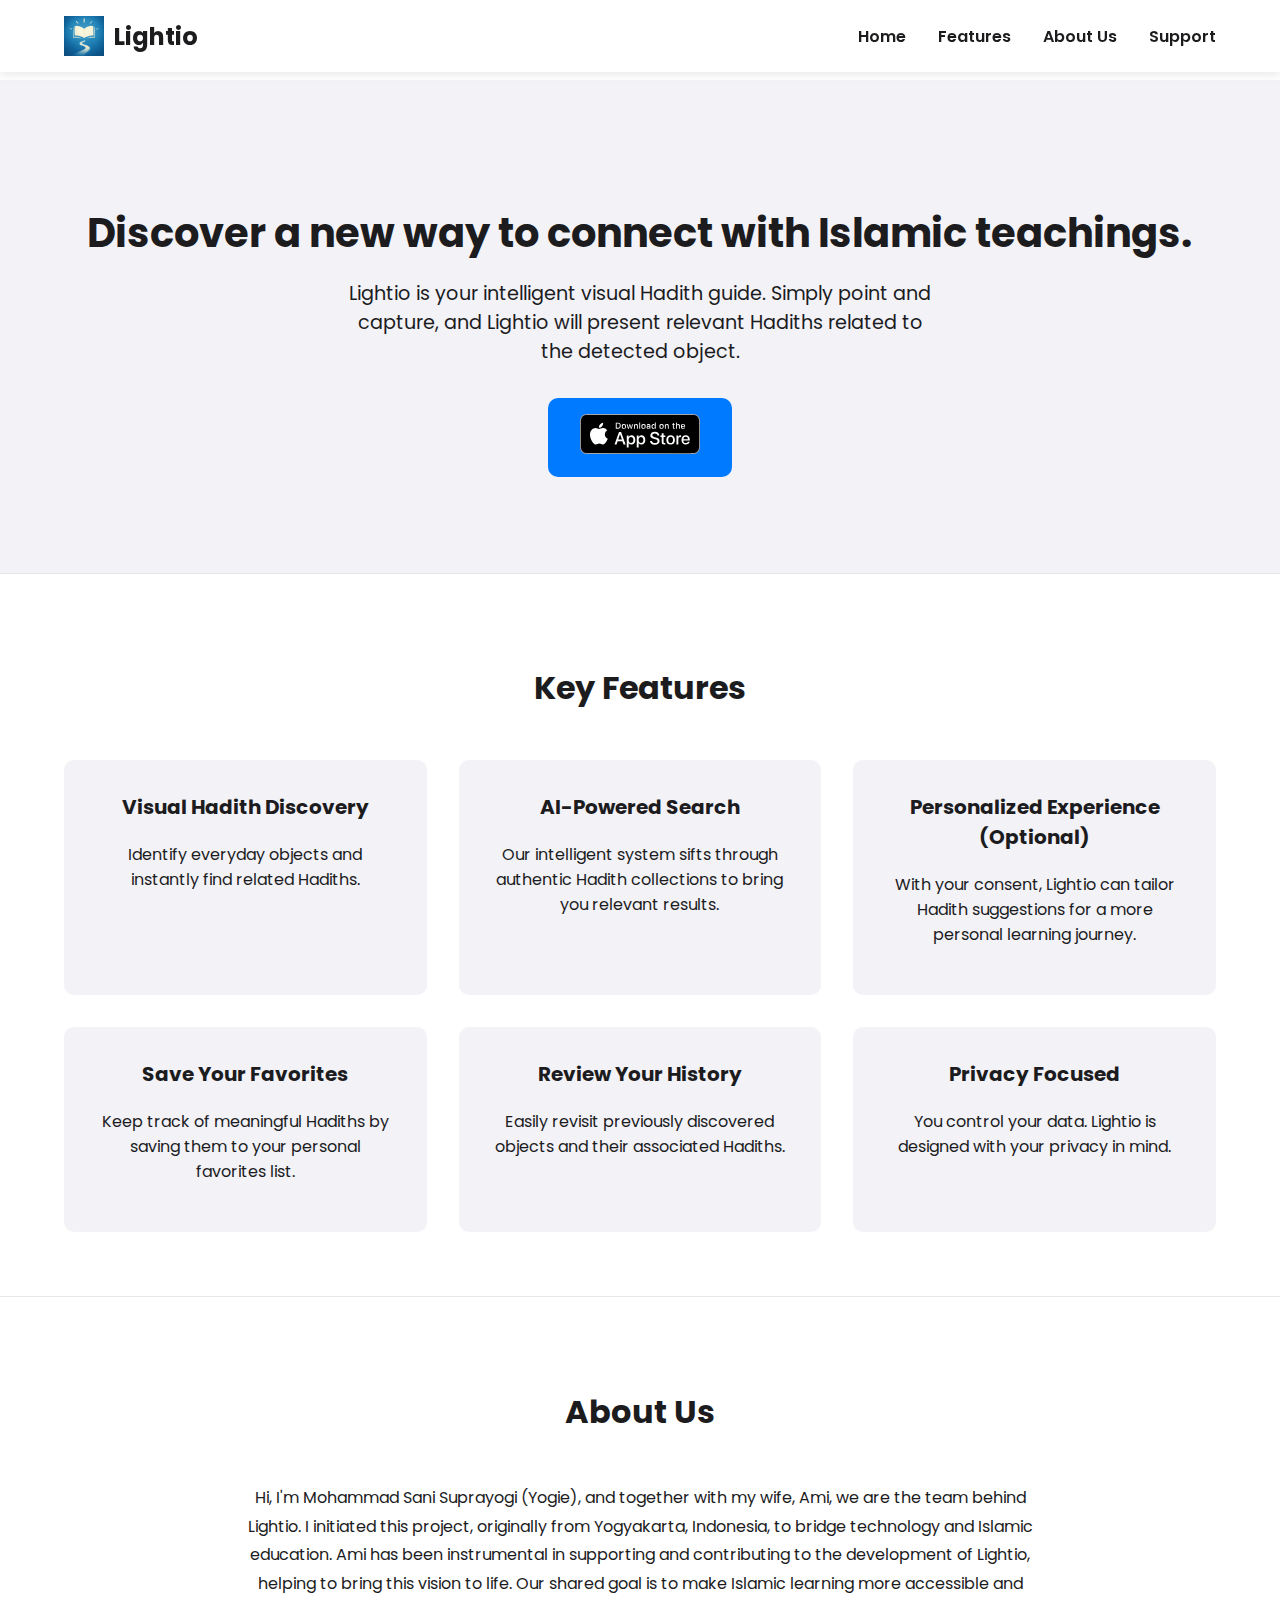
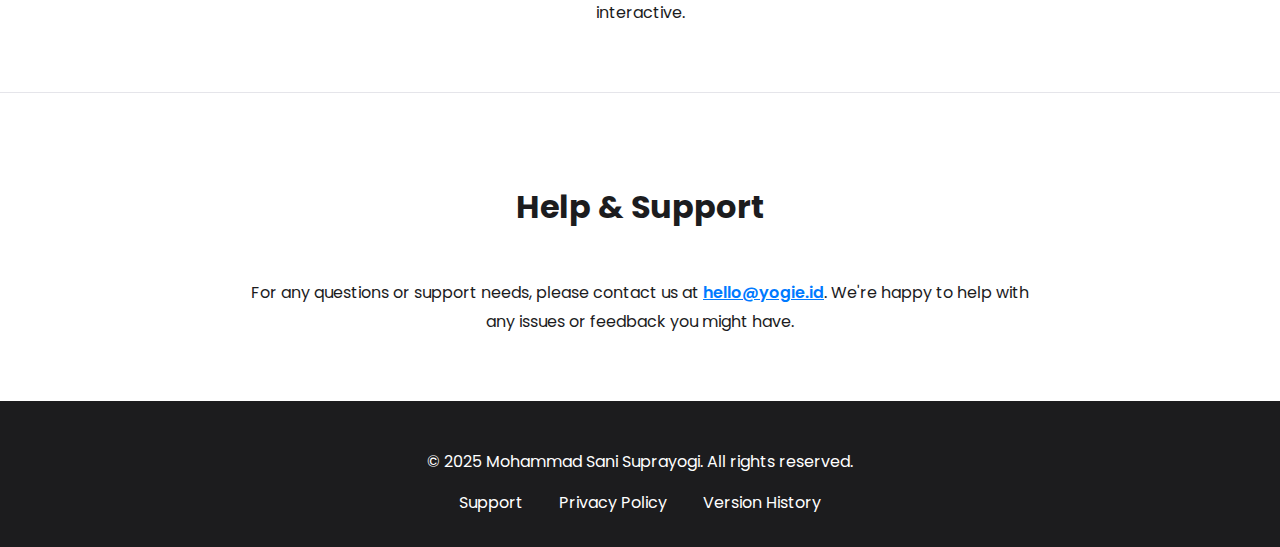
<file: index.html>
<!DOCTYPE html>
<html lang="en">
<head>
    <meta charset="UTF-8">
    <meta name="viewport" content="width=device-width, initial-scale=1.0">
    <title>Lightio - Your Intelligent Visual Hadith Guide</title>
    <meta name="description" content="Discover a new way to connect with Islamic teachings. Lightio uses AI-powered object detection to find relevant Hadiths for everyday objects.">
    <meta name="keywords" content="Lightio, Hadith, Islam, AI, Object Detection, Islamic App, Muslim App, Hadith Guide">
    <meta name="author" content="Mohammad Sani Suprayogi">

    <!-- Open Graph / Facebook -->
    <meta property="og:type" content="website">
    <meta property="og:url" content="https://lightio.yogie.id/">
    <meta property="og:title" content="Lightio - Your Intelligent Visual Hadith Guide">
    <meta property="og:description" content="Discover a new way to connect with Islamic teachings. Lightio uses AI-powered object detection to find relevant Hadiths for everyday objects.">
    <meta property="og:image" content="https://lightio.yogie.id/assets/images/Lightio_Icon_iOS.png">

    <!-- Twitter -->
    <meta property="twitter:card" content="summary_large_image">
    <meta property="twitter:url" content="https://lightio.yogie.id/">
    <meta property="twitter:title" content="Lightio - Your Intelligent Visual Hadith Guide">
    <meta property="twitter:description" content="Discover a new way to connect with Islamic teachings. Lightio uses AI-powered object detection to find relevant Hadiths for everyday objects.">
    <meta property="twitter:image" content="https://lightio.yogie.id/assets/images/Lightio_Icon_iOS.png">

    <link rel="stylesheet" href="assets/css/style.css">
    <link rel="icon" href="assets/images/Lightio_Icon_iOS.png" type="image/png">
    <link rel="canonical" href="https://lightio.yogie.id/">

    <script type="application/ld+json">
    {
      "@context": "https://schema.org",
      "@type": "SoftwareApplication",
      "name": "Lightio",
      "operatingSystem": "iOS",
      "applicationCategory": "Education",
      "aggregateRating": {
        "@type": "AggregateRating",
        "ratingValue": "5",
        "ratingCount": "1" 
      },
      "offers": {
        "@type": "Offer",
        "price": "0",
        "priceCurrency": "USD"
      },
      "description": "Discover a new way to connect with Islamic teachings with Lightio, your intelligent visual Hadith guide.",
      "url": "https://apps.apple.com/us/app/lightio/id6746337503",
      "author": {
        "@type": "Person",
        "name": "Mohammad Sani Suprayogi"
      }
    }
    </script>
</head>
<body>

    <header>
        <nav>
            <div class="logo">
                <img src="assets/images/Lightio_Icon_iOS.png" alt="Lightio Logo">
                <span>Lightio</span>
            </div>
            <ul>
                <li><a href="#home">Home</a></li>
                <li><a href="#features">Features</a></li>
                <li><a href="#about">About Us</a></li>
                <li><a href="#support">Support</a></li>
            </ul>
        </nav>
    </header>

    <main>
        <section id="home" class="hero">
            <div class="hero-content">
                <h1>Discover a new way to connect with Islamic teachings.</h1>
                <p>Lightio is your intelligent visual Hadith guide. Simply point and capture, and Lightio will present relevant Hadiths related to the detected object.</p>
                <a href="https://apps.apple.com/us/app/lightio/id6746337503" class="app-store-btn" target="_blank">
                    <img src="assets/images/app-store-badge-black.svg" alt="Download on the App Store">
                </a>
            </div>
        </section>

        <section id="features">
            <h2>Key Features</h2>
            <div class="features-grid">
                <div class="feature-card">
                    <h3>Visual Hadith Discovery</h3>
                    <p>Identify everyday objects and instantly find related Hadiths.</p>
                </div>
                <div class="feature-card">
                    <h3>AI-Powered Search</h3>
                    <p>Our intelligent system sifts through authentic Hadith collections to bring you relevant results.</p>
                </div>
                <div class="feature-card">
                    <h3>Personalized Experience (Optional)</h3>
                    <p>With your consent, Lightio can tailor Hadith suggestions for a more personal learning journey.</p>
                </div>
                <div class="feature-card">
                    <h3>Save Your Favorites</h3>
                    <p>Keep track of meaningful Hadiths by saving them to your personal favorites list.</p>
                </div>
                <div class="feature-card">
                    <h3>Review Your History</h3>
                    <p>Easily revisit previously discovered objects and their associated Hadiths.</p>
                </div>
                <div class="feature-card">
                    <h3>Privacy Focused</h3>
                    <p>You control your data. Lightio is designed with your privacy in mind.</p>
                </div>
            </div>
        </section>

        <section id="about">
            <h2>About Us</h2>
            <p>Hi, I'm Mohammad Sani Suprayogi (Yogie), and together with my wife, Ami, we are the team behind Lightio. I initiated this project, originally from Yogyakarta, Indonesia, to bridge technology and Islamic education. Ami has been instrumental in supporting and contributing to the development of Lightio, helping to bring this vision to life. Our shared goal is to make Islamic learning more accessible and interactive.</p>
        </section>

        <section id="support">
            <h2>Help & Support</h2>
            <p>For any questions or support needs, please contact us at <a href="mailto:hello@yogie.id">hello@yogie.id</a>. We're happy to help with any issues or feedback you might have.</p>
        </section>
    </main>

    <footer>
        <p>&copy; 2025 Mohammad Sani Suprayogi. All rights reserved.</p>
        <div class="footer-links">
            <a href="support.html">Support</a>
            <a href="privacy_policy.html">Privacy Policy</a>
            <a href="version_history.html">Version History</a>
        </div>
    </footer>

    <script src="assets/js/script.js"></script>
</body>
</html>
</file>
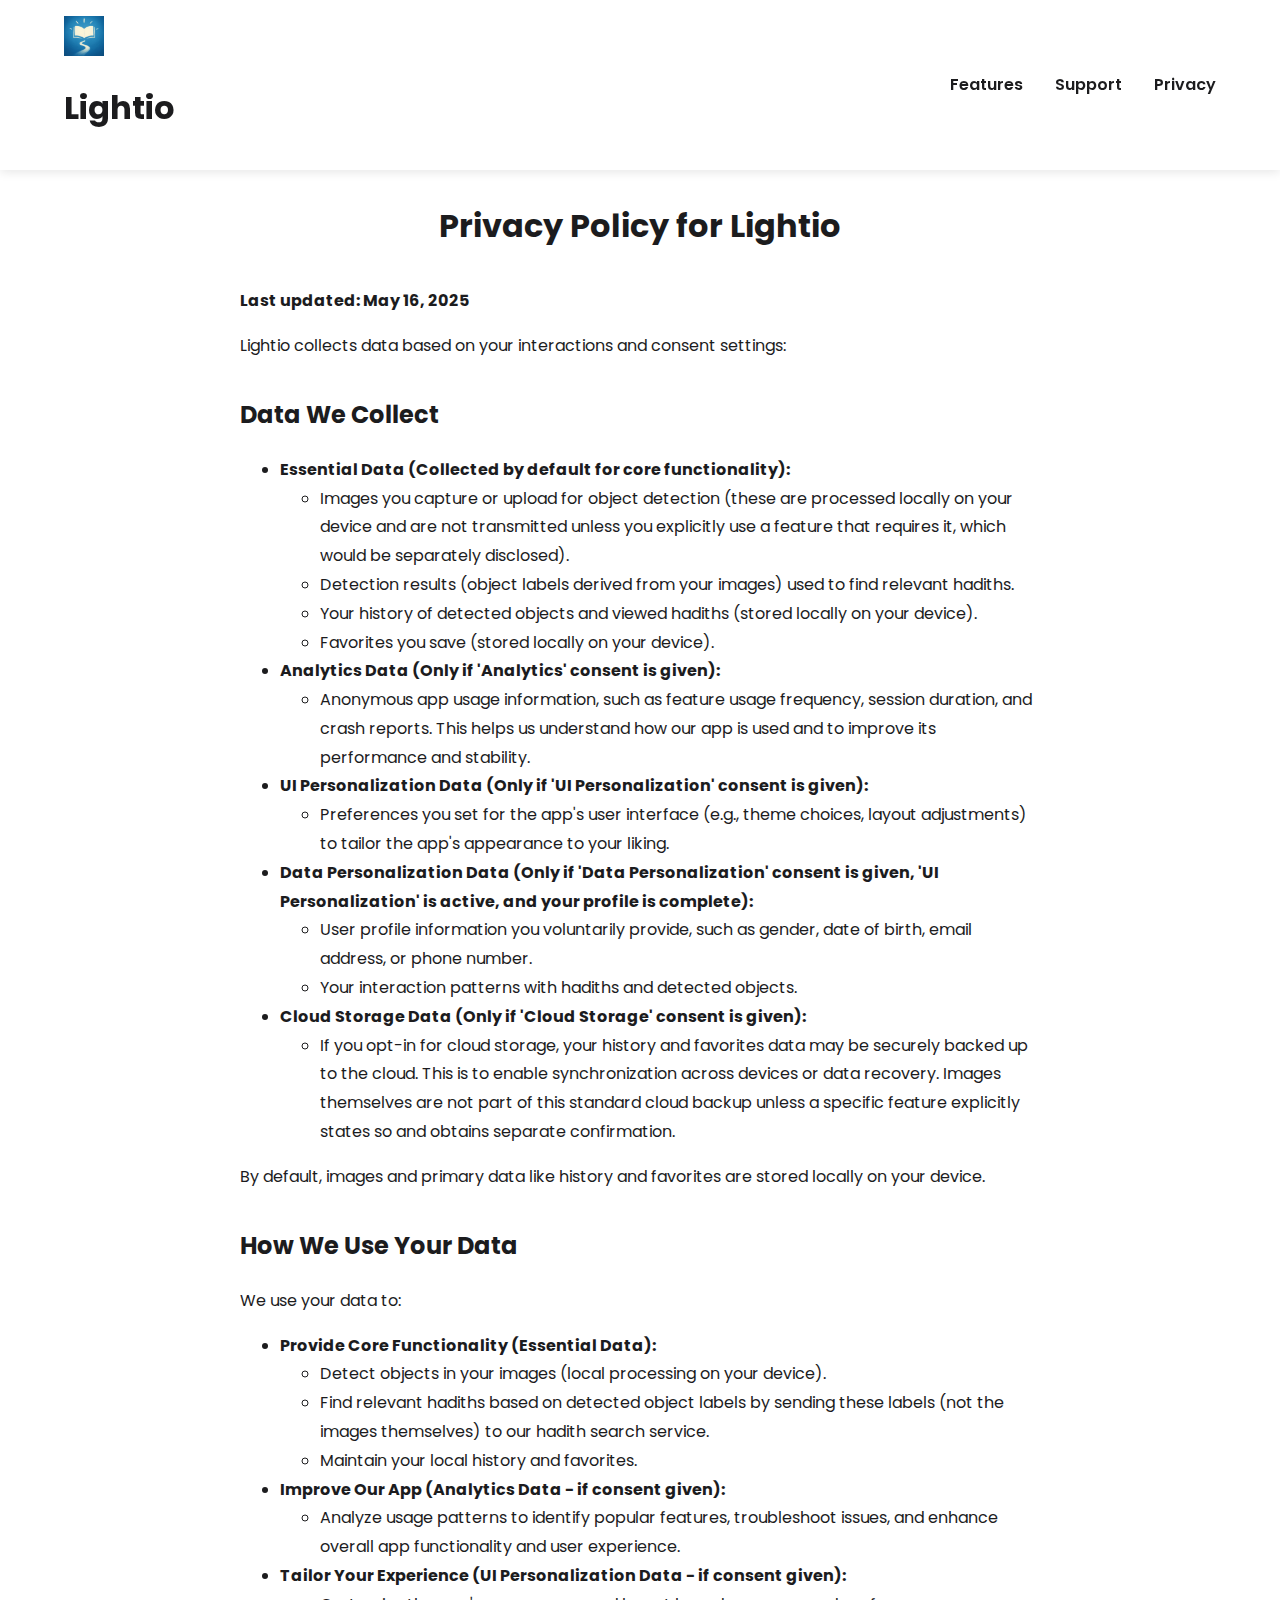
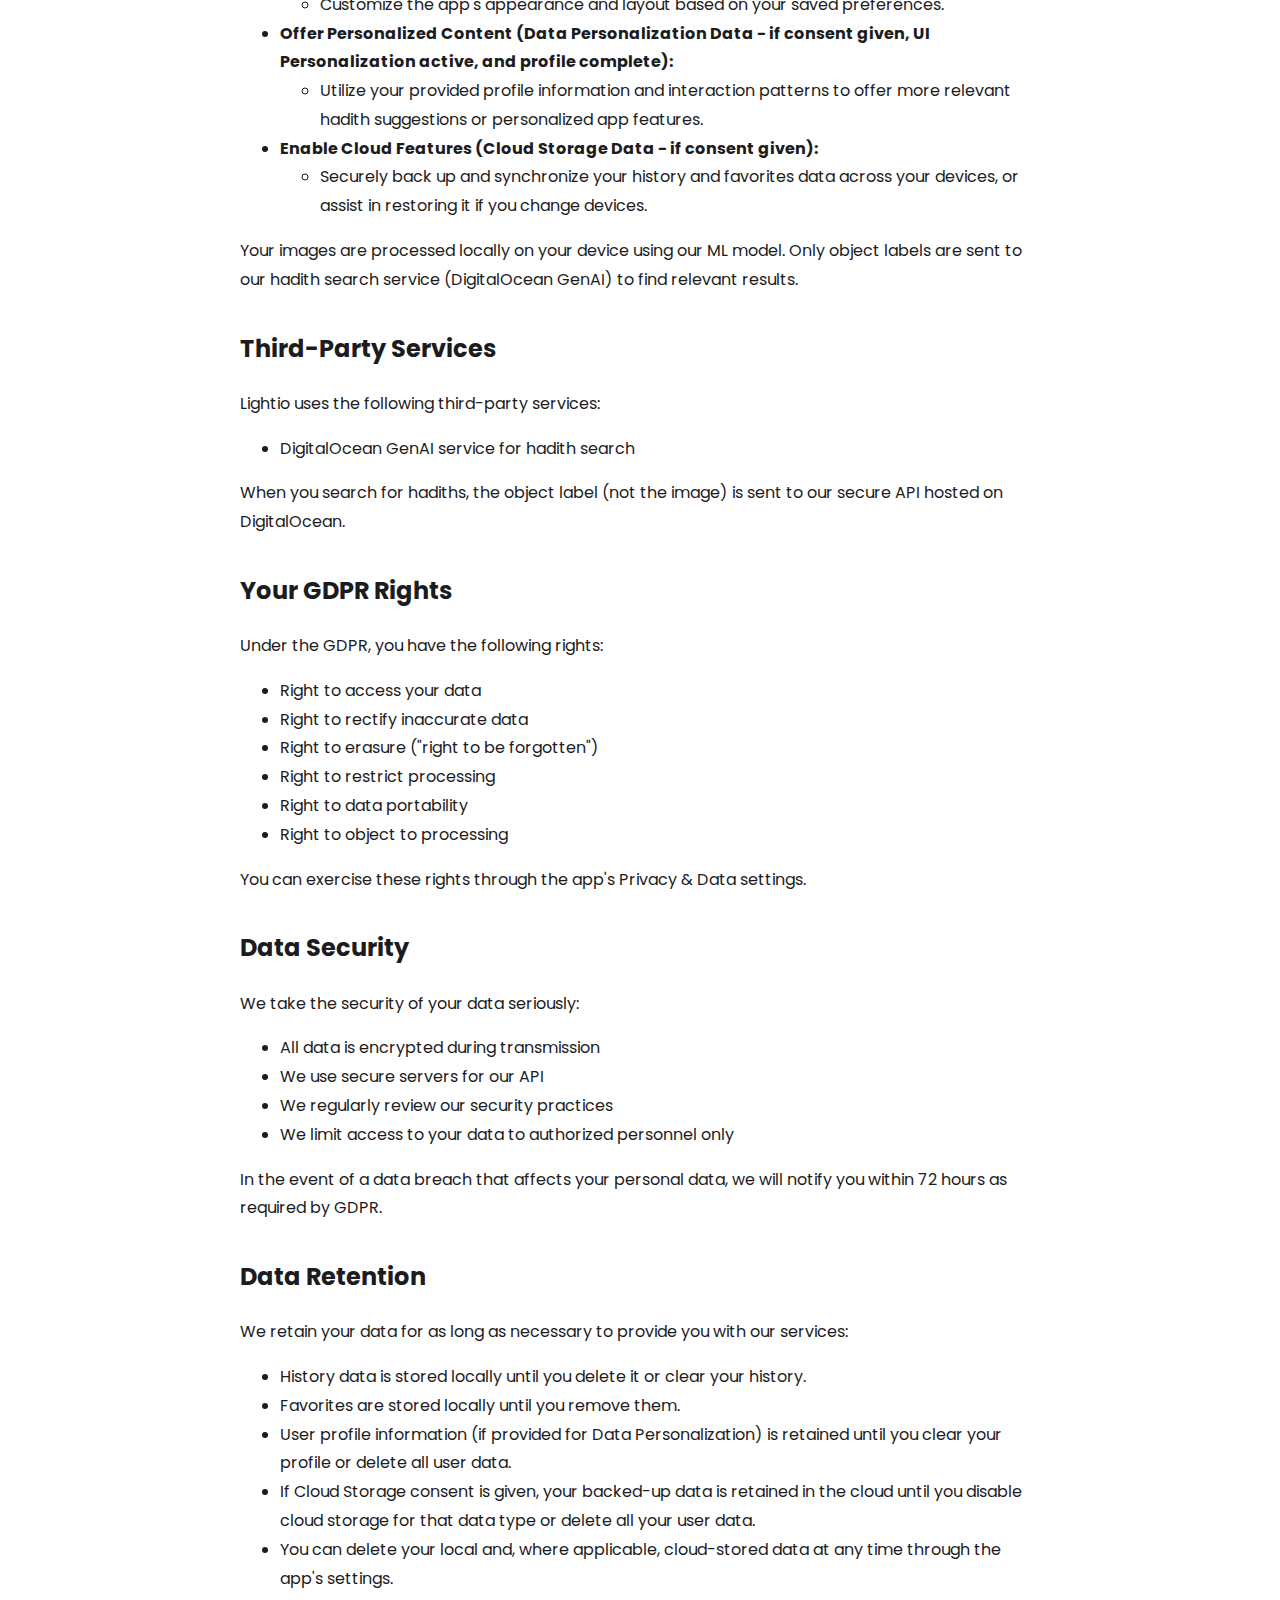
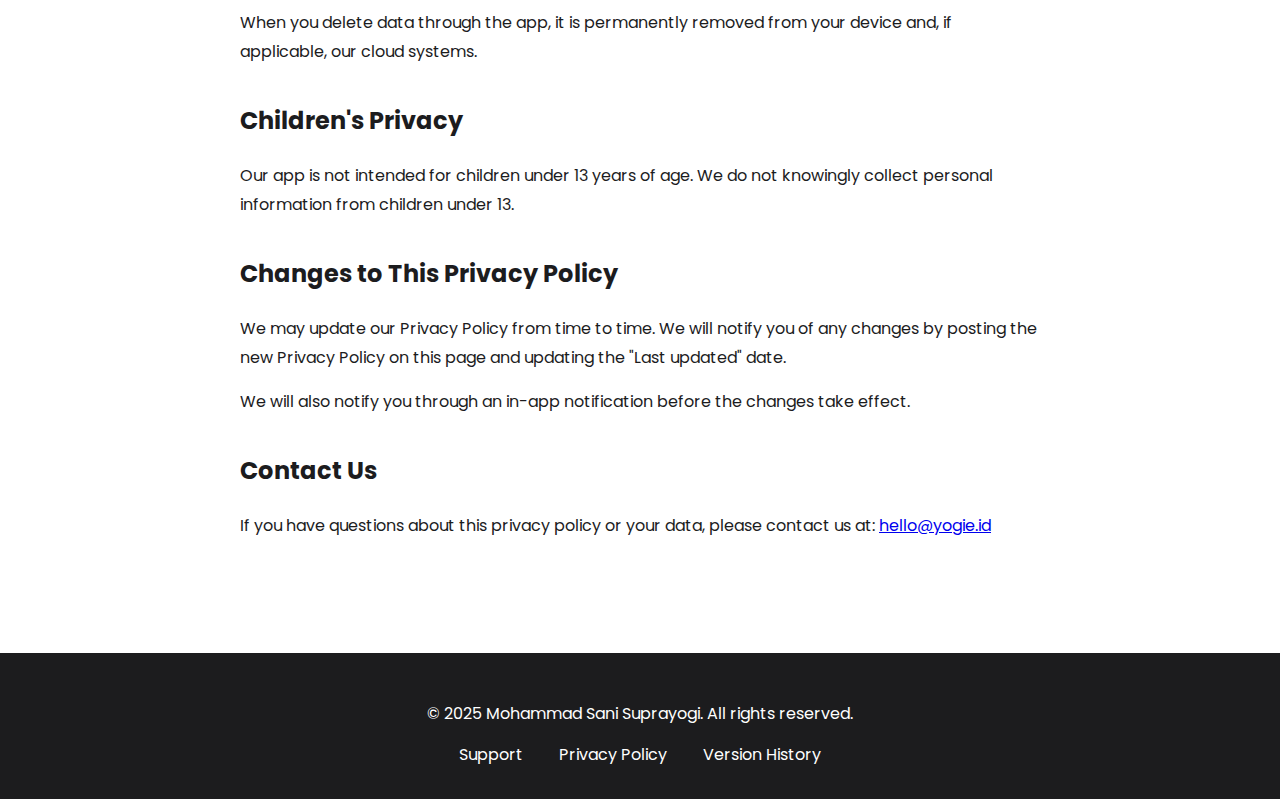
<file: privacy_policy.html>
<!DOCTYPE html>
<html lang="en">
<head>
    <meta charset="UTF-8">
    <meta name="viewport" content="width=device-width, initial-scale=1.0">
    <title>Lightio - Privacy Policy</title>
    <meta name="description" content="Read the privacy policy for the Lightio app to understand how we collect, use, and protect your data.">
    <meta name="robots" content="noindex, follow">
    <link rel="stylesheet" href="assets/css/style.css">
    <link rel="icon" href="assets/images/Lightio_Icon_iOS.png" type="image/png">
    <link rel="canonical" href="https://lightio.yogie.id/privacy_policy.html">
    <style>
        .legal-container {
            max-width: 800px;
            margin: 4rem auto;
            padding: 2rem;
            line-height: 1.8;
        }
        .legal-container h1 {
            text-align: center;
            margin-bottom: 2rem;
        }
        .legal-container h2 {
            margin-top: 2rem;
        }
    </style>
</head>
<body>
    <header>
        <nav>
            <div class="logo">
                <a href="index.html">
                    <img src="assets/images/Lightio_Icon_iOS.png" alt="Lightio App Icon">
                    <h1>Lightio</h1>
                </a>
            </div>
            <ul>
                <li><a href="index.html#features">Features</a></li>
                <li><a href="support.html">Support</a></li>
                <li><a href="privacy_policy.html">Privacy</a></li>
            </ul>
        </nav>
    </header>

    <main>
        <div class="legal-container">
            <h1>Privacy Policy for Lightio</h1>
            <p><strong>Last updated: May 16, 2025</strong></p>
            <p>Lightio collects data based on your interactions and consent settings:</p>

            <h2>Data We Collect</h2>
            <ul>
                <li><strong>Essential Data (Collected by default for core functionality):</strong>
                    <ul>
                        <li>Images you capture or upload for object detection (these are processed locally on your device and are not transmitted unless you explicitly use a feature that requires it, which would be separately disclosed).</li>
                        <li>Detection results (object labels derived from your images) used to find relevant hadiths.</li>
                        <li>Your history of detected objects and viewed hadiths (stored locally on your device).</li>
                        <li>Favorites you save (stored locally on your device).</li>
                    </ul>
                </li>
                <li><strong>Analytics Data (Only if 'Analytics' consent is given):</strong>
                    <ul>
                        <li>Anonymous app usage information, such as feature usage frequency, session duration, and crash reports. This helps us understand how our app is used and to improve its performance and stability.</li>
                    </ul>
                </li>
                <li><strong>UI Personalization Data (Only if 'UI Personalization' consent is given):</strong>
                    <ul>
                        <li>Preferences you set for the app's user interface (e.g., theme choices, layout adjustments) to tailor the app's appearance to your liking.</li>
                    </ul>
                </li>
                <li><strong>Data Personalization Data (Only if 'Data Personalization' consent is given, 'UI Personalization' is active, and your profile is complete):</strong>
                    <ul>
                        <li>User profile information you voluntarily provide, such as gender, date of birth, email address, or phone number.</li>
                        <li>Your interaction patterns with hadiths and detected objects.</li>
                    </ul>
                </li>
                <li><strong>Cloud Storage Data (Only if 'Cloud Storage' consent is given):</strong>
                    <ul>
                        <li>If you opt-in for cloud storage, your history and favorites data may be securely backed up to the cloud. This is to enable synchronization across devices or data recovery. Images themselves are not part of this standard cloud backup unless a specific feature explicitly states so and obtains separate confirmation.</li>
                    </ul>
                </li>
            </ul>
            <p>By default, images and primary data like history and favorites are stored locally on your device.</p>

            <h2>How We Use Your Data</h2>
            <p>We use your data to:</p>
            <ul>
                <li><strong>Provide Core Functionality (Essential Data):</strong>
                    <ul>
                        <li>Detect objects in your images (local processing on your device).</li>
                        <li>Find relevant hadiths based on detected object labels by sending these labels (not the images themselves) to our hadith search service.</li>
                        <li>Maintain your local history and favorites.</li>
                    </ul>
                </li>
                <li><strong>Improve Our App (Analytics Data - if consent given):</strong>
                    <ul>
                        <li>Analyze usage patterns to identify popular features, troubleshoot issues, and enhance overall app functionality and user experience.</li>
                    </ul>
                </li>
                <li><strong>Tailor Your Experience (UI Personalization Data - if consent given):</strong>
                    <ul>
                        <li>Customize the app's appearance and layout based on your saved preferences.</li>
                    </ul>
                </li>
                <li><strong>Offer Personalized Content (Data Personalization Data - if consent given, UI Personalization active, and profile complete):</strong>
                    <ul>
                        <li>Utilize your provided profile information and interaction patterns to offer more relevant hadith suggestions or personalized app features.</li>
                    </ul>
                </li>
                <li><strong>Enable Cloud Features (Cloud Storage Data - if consent given):</strong>
                    <ul>
                        <li>Securely back up and synchronize your history and favorites data across your devices, or assist in restoring it if you change devices.</li>
                    </ul>
                </li>
            </ul>
            <p>Your images are processed locally on your device using our ML model. Only object labels are sent to our hadith search service (DigitalOcean GenAI) to find relevant results.</p>

            <h2>Third-Party Services</h2>
            <p>Lightio uses the following third-party services:</p>
            <ul>
                <li>DigitalOcean GenAI service for hadith search</li>
            </ul>
            <p>When you search for hadiths, the object label (not the image) is sent to our secure API hosted on DigitalOcean.</p>

            <h2>Your GDPR Rights</h2>
            <p>Under the GDPR, you have the following rights:</p>
            <ul>
                <li>Right to access your data</li>
                <li>Right to rectify inaccurate data</li>
                <li>Right to erasure ("right to be forgotten")</li>
                <li>Right to restrict processing</li>
                <li>Right to data portability</li>
                <li>Right to object to processing</li>
            </ul>
            <p>You can exercise these rights through the app's Privacy & Data settings.</p>

            <h2>Data Security</h2>
            <p>We take the security of your data seriously:</p>
            <ul>
                <li>All data is encrypted during transmission</li>
                <li>We use secure servers for our API</li>
                <li>We regularly review our security practices</li>
                <li>We limit access to your data to authorized personnel only</li>
            </ul>
            <p>In the event of a data breach that affects your personal data, we will notify you within 72 hours as required by GDPR.</p>

            <h2>Data Retention</h2>
            <p>We retain your data for as long as necessary to provide you with our services:</p>
            <ul>
                <li>History data is stored locally until you delete it or clear your history.</li>
                <li>Favorites are stored locally until you remove them.</li>
                <li>User profile information (if provided for Data Personalization) is retained until you clear your profile or delete all user data.</li>
                <li>If Cloud Storage consent is given, your backed-up data is retained in the cloud until you disable cloud storage for that data type or delete all your user data.</li>
                <li>You can delete your local and, where applicable, cloud-stored data at any time through the app's settings.</li>
            </ul>
            <p>When you delete data through the app, it is permanently removed from your device and, if applicable, our cloud systems.</p>

            <h2>Children's Privacy</h2>
            <p>Our app is not intended for children under 13 years of age. We do not knowingly collect personal information from children under 13.</p>

            <h2>Changes to This Privacy Policy</h2>
            <p>We may update our Privacy Policy from time to time. We will notify you of any changes by posting the new Privacy Policy on this page and updating the "Last updated" date.</p>
            <p>We will also notify you through an in-app notification before the changes take effect.</p>

            <h2>Contact Us</h2>
            <p>If you have questions about this privacy policy or your data, please contact us at: <a href="mailto:hello@yogie.id">hello@yogie.id</a></p>
        </div>
    </main>

    <footer>
        <p>&copy; 2025 Mohammad Sani Suprayogi. All rights reserved.</p>
        <div class="footer-links">
            <a href="support.html">Support</a>
            <a href="privacy_policy.html">Privacy Policy</a>
            <a href="version_history.html">Version History</a>
        </div>
    </footer>
</body>
</html>
</file>
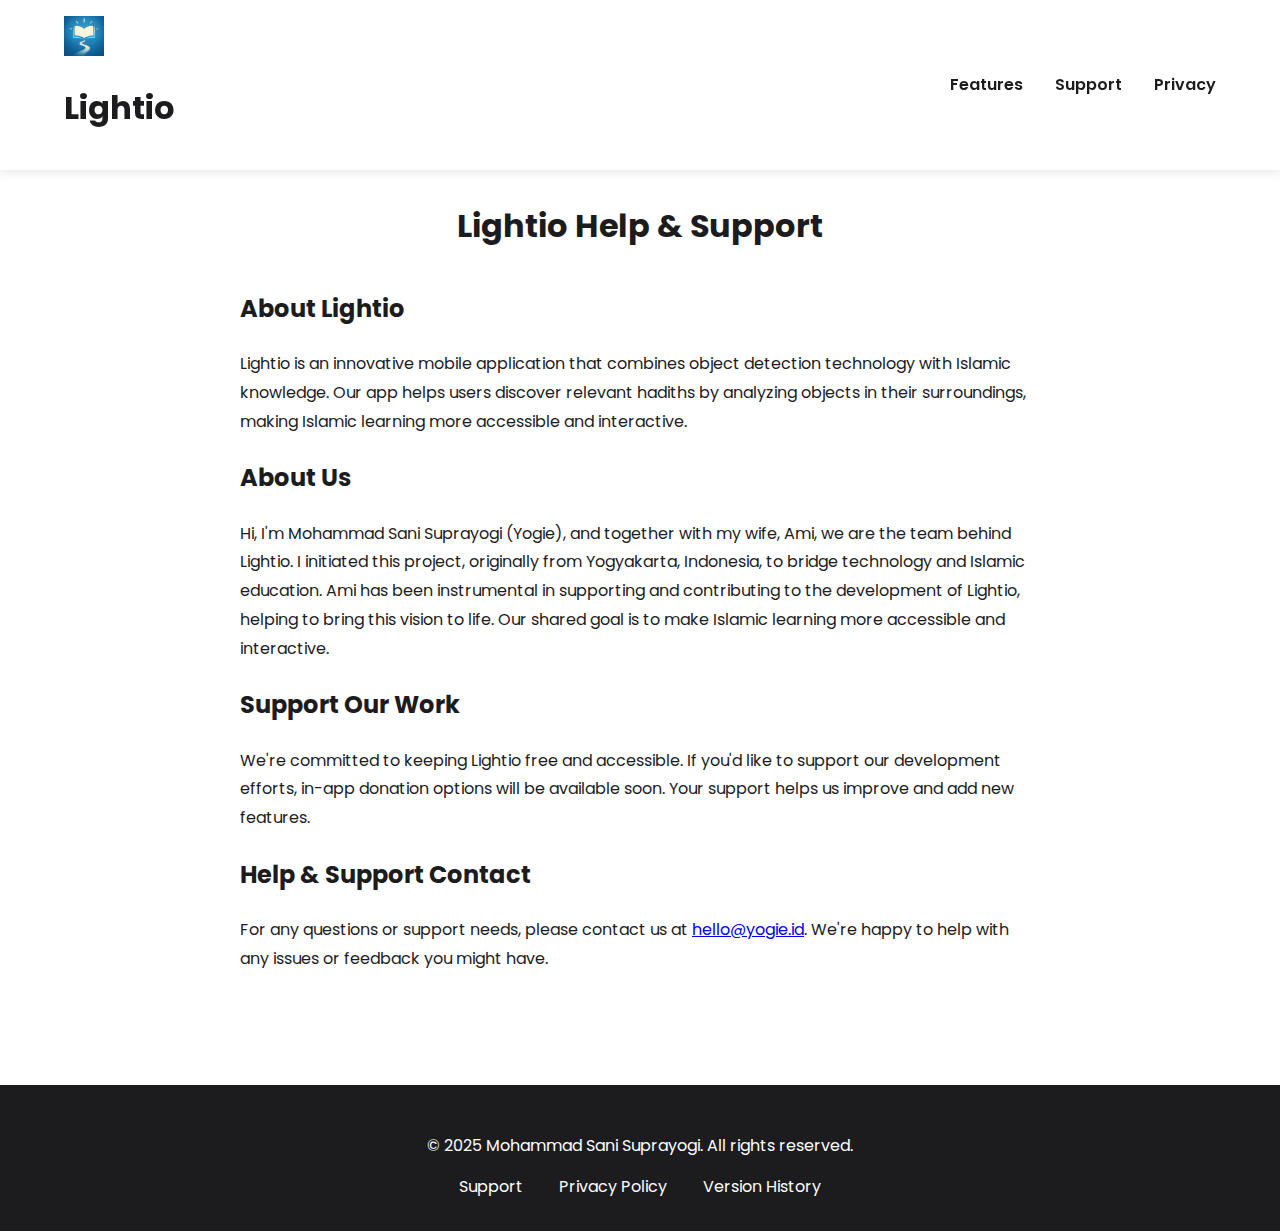
<file: support.html>
<!DOCTYPE html>
<html lang="en">
<head>
    <meta charset="UTF-8">
    <meta name="viewport" content="width=device-width, initial-scale=1.0">
    <title>Lightio - Help & Support</title>
    <meta name="description" content="Get help and support for the Lightio app. Find answers to your questions or contact us for assistance.">
    <meta name="robots" content="noindex, follow">
    <link rel="stylesheet" href="assets/css/style.css">
    <link rel="icon" href="assets/images/Lightio_Icon_iOS.png" type="image/png">
    <link rel="canonical" href="https://lightio.yogie.id/support.html">
    <style>
        .legal-container {
            max-width: 800px;
            margin: 4rem auto;
            padding: 2rem;
            line-height: 1.8;
        }
        .legal-container h1 {
            text-align: center;
            margin-bottom: 2rem;
        }
    </style>
</head>
<body>
    <header>
        <nav>
            <div class="logo">
                <a href="index.html">
                    <img src="assets/images/Lightio_Icon_iOS.png" alt="Lightio App Icon">
                    <h1>Lightio</h1>
                </a>
            </div>
            <ul>
                <li><a href="index.html#features">Features</a></li>
                <li><a href="support.html">Support</a></li>
                <li><a href="privacy_policy.html">Privacy</a></li>
            </ul>
        </nav>
    </header>

    <main>
        <div class="legal-container">
            <h1>Lightio Help & Support</h1>
            
            <h2>About Lightio</h2>
            <p>Lightio is an innovative mobile application that combines object detection technology with Islamic knowledge. Our app helps users discover relevant hadiths by analyzing objects in their surroundings, making Islamic learning more accessible and interactive.</p>

            <h2>About Us</h2>
            <p>Hi, I'm Mohammad Sani Suprayogi (Yogie), and together with my wife, Ami, we are the team behind Lightio. I initiated this project, originally from Yogyakarta, Indonesia, to bridge technology and Islamic education. Ami has been instrumental in supporting and contributing to the development of Lightio, helping to bring this vision to life. Our shared goal is to make Islamic learning more accessible and interactive.</p>

            <h2>Support Our Work</h2>
            <p>We're committed to keeping Lightio free and accessible. If you'd like to support our development efforts, in-app donation options will be available soon. Your support helps us improve and add new features.</p>

            <h2>Help & Support Contact</h2>
            <p>For any questions or support needs, please contact us at <a href="mailto:hello@yogie.id">hello@yogie.id</a>. We're happy to help with any issues or feedback you might have.</p>
        </div>
    </main>

    <footer>
        <p>&copy; 2025 Mohammad Sani Suprayogi. All rights reserved.</p>
        <div class="footer-links">
            <a href="support.html">Support</a>
            <a href="privacy_policy.html">Privacy Policy</a>
            <a href="version_history.html">Version History</a>
        </div>
    </footer>
</body>
</html>
</file>
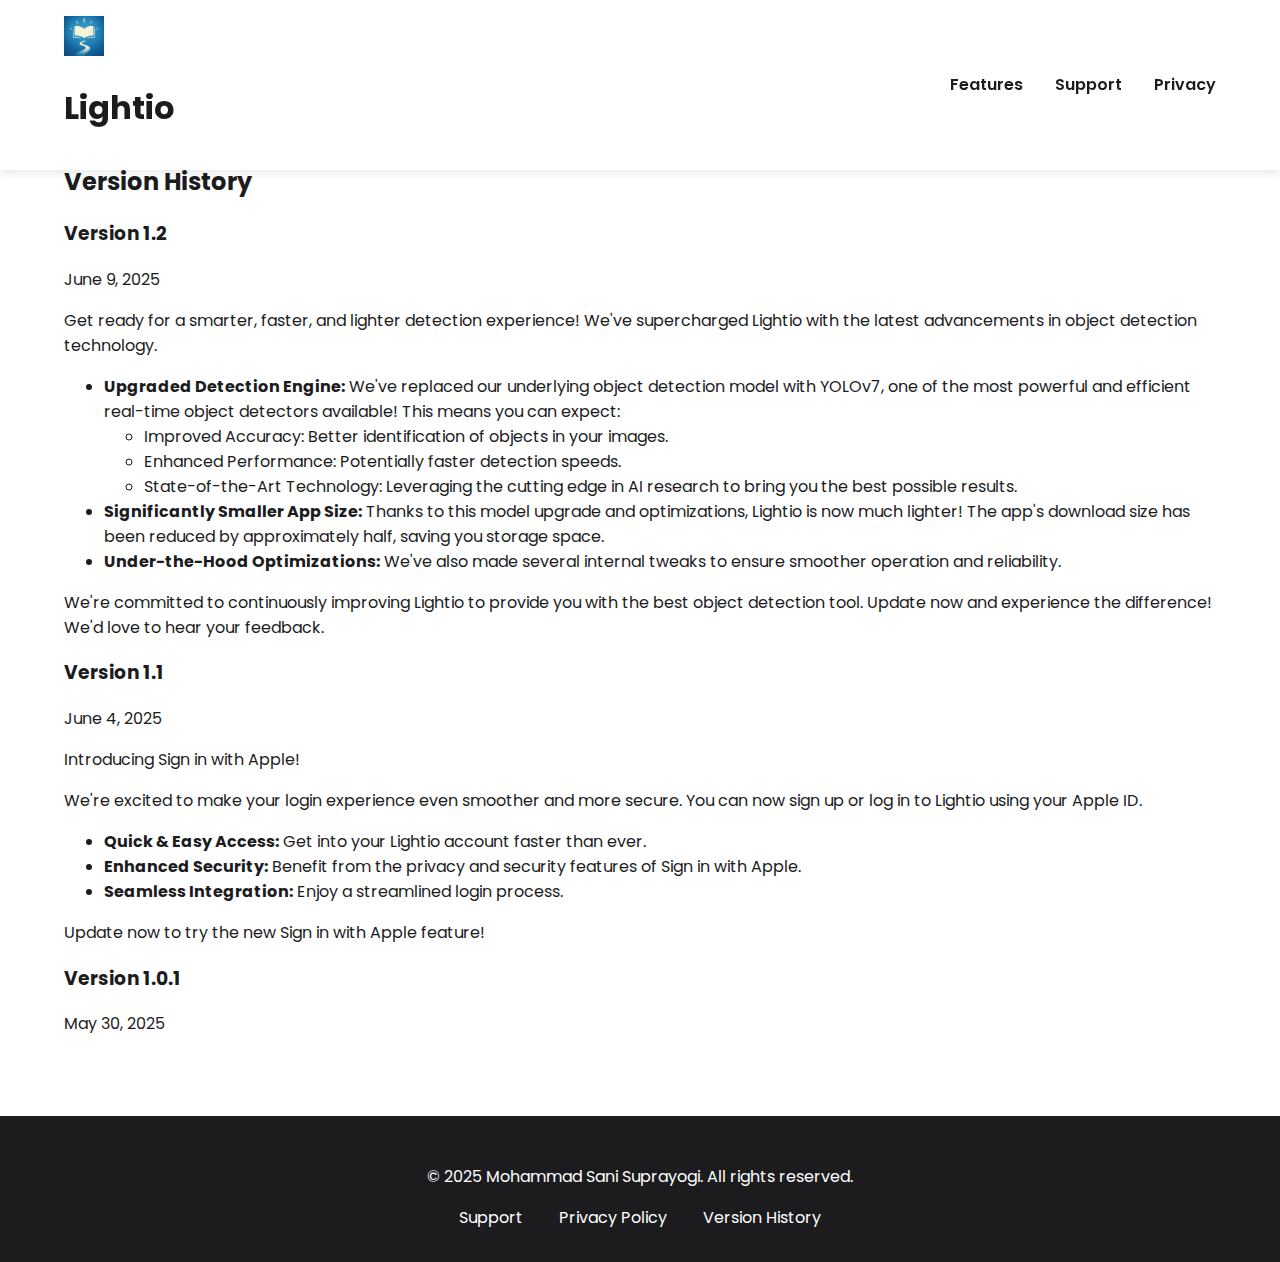
<file: version_history.html>
<!DOCTYPE html>
<html lang="en">
<head>
    <meta charset="UTF-8">
    <meta name="viewport" content="width=device-width, initial-scale=1.0">
    <title>Version History - Lightio</title>
    <meta name="description" content="See the latest updates and version history for the Lightio app.">
    <meta name="robots" content="index, follow">
    <link rel="canonical" href="https://lightio.yogie.id/version_history.html">
    <link rel="stylesheet" href="assets/css/style.css">
    <link rel="icon" href="assets/images/Lightio_Icon_iOS.png" type="image/png">
</head>
<body>
    <header>
        <nav>
            <div class="logo">
                <a href="index.html">
                    <img src="assets/images/Lightio_Icon_iOS.png" alt="Lightio App Icon">
                    <h1>Lightio</h1>
                </a>
            </div>
            <ul>
                <li><a href="index.html#features">Features</a></li>
                <li><a href="support.html">Support</a></li>
                <li><a href="privacy_policy.html">Privacy</a></li>
            </ul>
        </nav>
    </header>

    <main class="legal-page">
        <section>
            <h2>Version History</h2>

            <article class="version-item">
                <h3>Version 1.2</h3>
                <p class="version-date">June 9, 2025</p>
                <p>Get ready for a smarter, faster, and lighter detection experience! We've supercharged Lightio with the latest advancements in object detection technology.</p>
                <ul>
                    <li><strong>Upgraded Detection Engine:</strong> We've replaced our underlying object detection model with YOLOv7, one of the most powerful and efficient real-time object detectors available! This means you can expect:
                        <ul>
                            <li>Improved Accuracy: Better identification of objects in your images.</li>
                            <li>Enhanced Performance: Potentially faster detection speeds.</li>
                            <li>State-of-the-Art Technology: Leveraging the cutting edge in AI research to bring you the best possible results.</li>
                        </ul>
                    </li>
                    <li><strong>Significantly Smaller App Size:</strong> Thanks to this model upgrade and optimizations, Lightio is now much lighter! The app's download size has been reduced by approximately half, saving you storage space.</li>
                    <li><strong>Under-the-Hood Optimizations:</strong> We've also made several internal tweaks to ensure smoother operation and reliability.</li>
                </ul>
                 <p>We're committed to continuously improving Lightio to provide you with the best object detection tool. Update now and experience the difference! We'd love to hear your feedback.</p>
            </article>

            <article class="version-item">
                <h3>Version 1.1</h3>
                <p class="version-date">June 4, 2025</p>
                <p>Introducing Sign in with Apple!</p>
                <p>We're excited to make your login experience even smoother and more secure. You can now sign up or log in to Lightio using your Apple ID.</p>
                <ul>
                    <li><strong>Quick & Easy Access:</strong> Get into your Lightio account faster than ever.</li>
                    <li><strong>Enhanced Security:</strong> Benefit from the privacy and security features of Sign in with Apple.</li>
                    <li><strong>Seamless Integration:</strong> Enjoy a streamlined login process.</li>
                </ul>
                <p>Update now to try the new Sign in with Apple feature!</p>
            </article>

            <article class="version-item">
                <h3>Version 1.0.1</h3>
                <p class="version-date">May 30, 2025</p>
            </article>

        </section>
    </main>

    <footer>
        <p>&copy; 2025 Mohammad Sani Suprayogi. All rights reserved.</p>
        <div class="footer-links">
            <a href="support.html">Support</a>
            <a href="privacy_policy.html">Privacy Policy</a>
            <a href="version_history.html">Version History</a>
        </div>
    </footer>

    <script src="assets/js/script.js"></script>
</body>
</html>
</file>
<file: assets/css/style.css>
@import url('https://fonts.googleapis.com/css2?family=Poppins:wght@400;600;700&display=swap');

:root {
    --primary-color: #007AFF;
    --secondary-color: #F2F2F7;
    --text-color: #1c1c1e;
    --light-gray: #e5e5ea;
    --white: #ffffff;
}

html {
    scroll-behavior: smooth;
}

body {
    font-family: 'Poppins', sans-serif;
    margin: 0;
    color: var(--text-color);
    background-color: var(--white);
}

header {
    background-color: var(--white);
    padding: 1rem 5%;
    position: fixed;
    width: 90%;
    top: 0;
    left: 0;
    z-index: 1000;
    box-shadow: 0 2px 10px rgba(0,0,0,0.1);
}

nav {
    display: flex;
    justify-content: space-between;
    align-items: center;
}

.logo {
    display: flex;
    align-items: center;
}

.logo img {
    height: 40px;
    margin-right: 10px;
}

.logo span {
    font-size: 1.5rem;
    font-weight: 700;
}

nav ul {
    list-style: none;
    display: flex;
    gap: 2rem;
    margin: 0;
}

nav a {
    text-decoration: none;
    color: var(--text-color);
    font-weight: 600;
    transition: color 0.3s;
}

nav a:hover {
    color: var(--primary-color);
}

main {
    padding-top: 80px; /* Header height */
}

section {
    padding: 4rem 5%;
    border-bottom: 1px solid var(--light-gray);
}

section:last-of-type {
    border-bottom: none;
}

.hero {
    text-align: center;
    padding: 6rem 5%;
    background-color: var(--secondary-color);
}

.hero-content h1 {
    font-size: 2.5rem;
    margin-bottom: 1rem;
}

.hero-content p {
    font-size: 1.2rem;
    max-width: 600px;
    margin: 0 auto 2rem;
}

.app-store-btn {
    display: inline-block;
    background-color: var(--primary-color);
    color: var(--white);
    padding: 1rem 2rem;
    border-radius: 10px;
    text-decoration: none;
    font-weight: 600;
    transition: background-color 0.3s;
}

.app-store-btn:hover {
    background-color: #0056b3;
}

#features h2, #about h2, #support h2 {
    text-align: center;
    font-size: 2rem;
    margin-bottom: 3rem;
}

.features-grid {
    display: grid;
    grid-template-columns: repeat(auto-fit, minmax(280px, 1fr));
    gap: 2rem;
}

.feature-card {
    background-color: var(--secondary-color);
    padding: 2rem;
    border-radius: 10px;
    text-align: center;
}

.feature-card h3 {
    margin-top: 0;
    font-size: 1.25rem;
}

#about p, #support p {
    max-width: 800px;
    margin: 0 auto;
    line-height: 1.8;
    text-align: center;
}

#support a {
    color: var(--primary-color);
    font-weight: 600;
}

footer {
    background-color: var(--text-color);
    color: var(--white);
    text-align: center;
    padding: 2rem 5%;
}

.footer-links {
    margin-top: 1rem;
}

.footer-links a {
    color: var(--white);
    margin: 0 1rem;
    text-decoration: none;
    transition: color 0.3s;
}

.footer-links a:hover {
    color: var(--primary-color);
}

/* Responsive Design */
@media (max-width: 768px) {
    nav ul {
        display: none; /* Simple responsive solution, can be improved with a burger menu */
    }
    .hero-content h1 {
        font-size: 2rem;
    }
}
</file>
